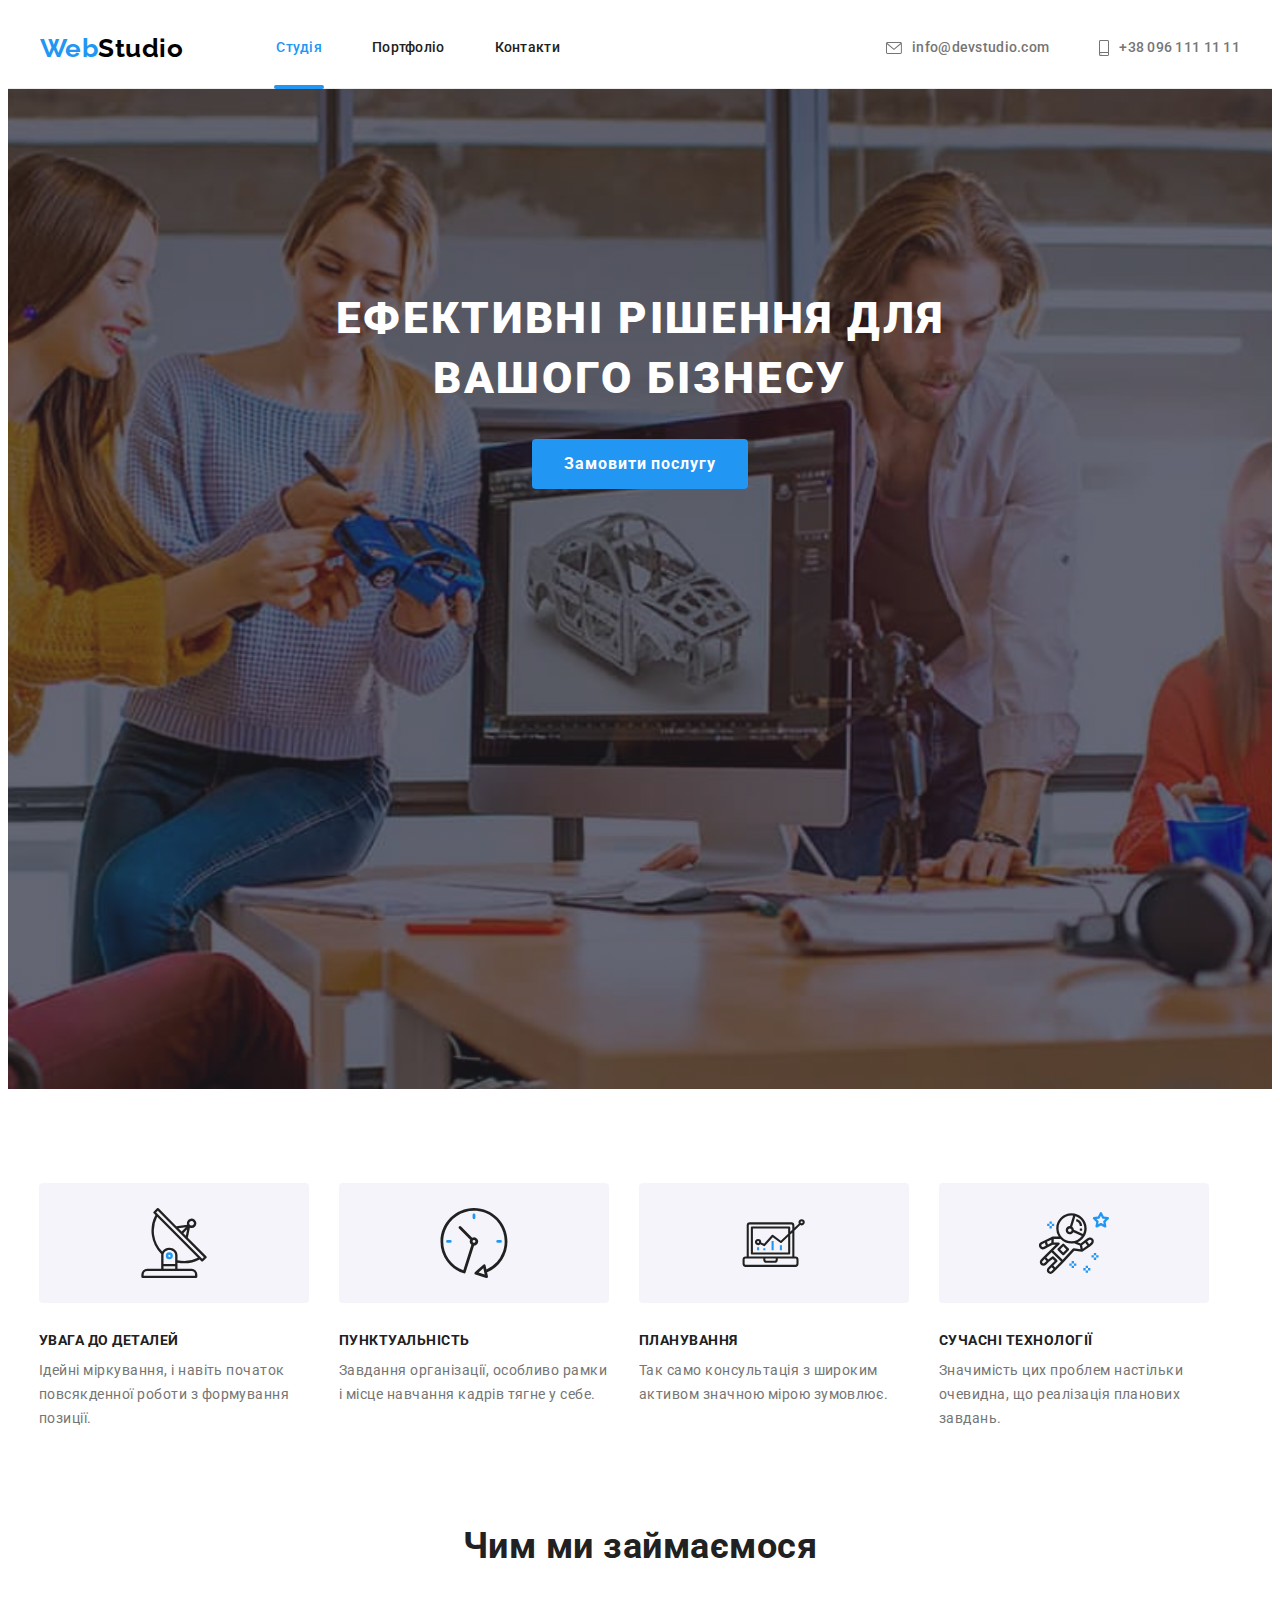
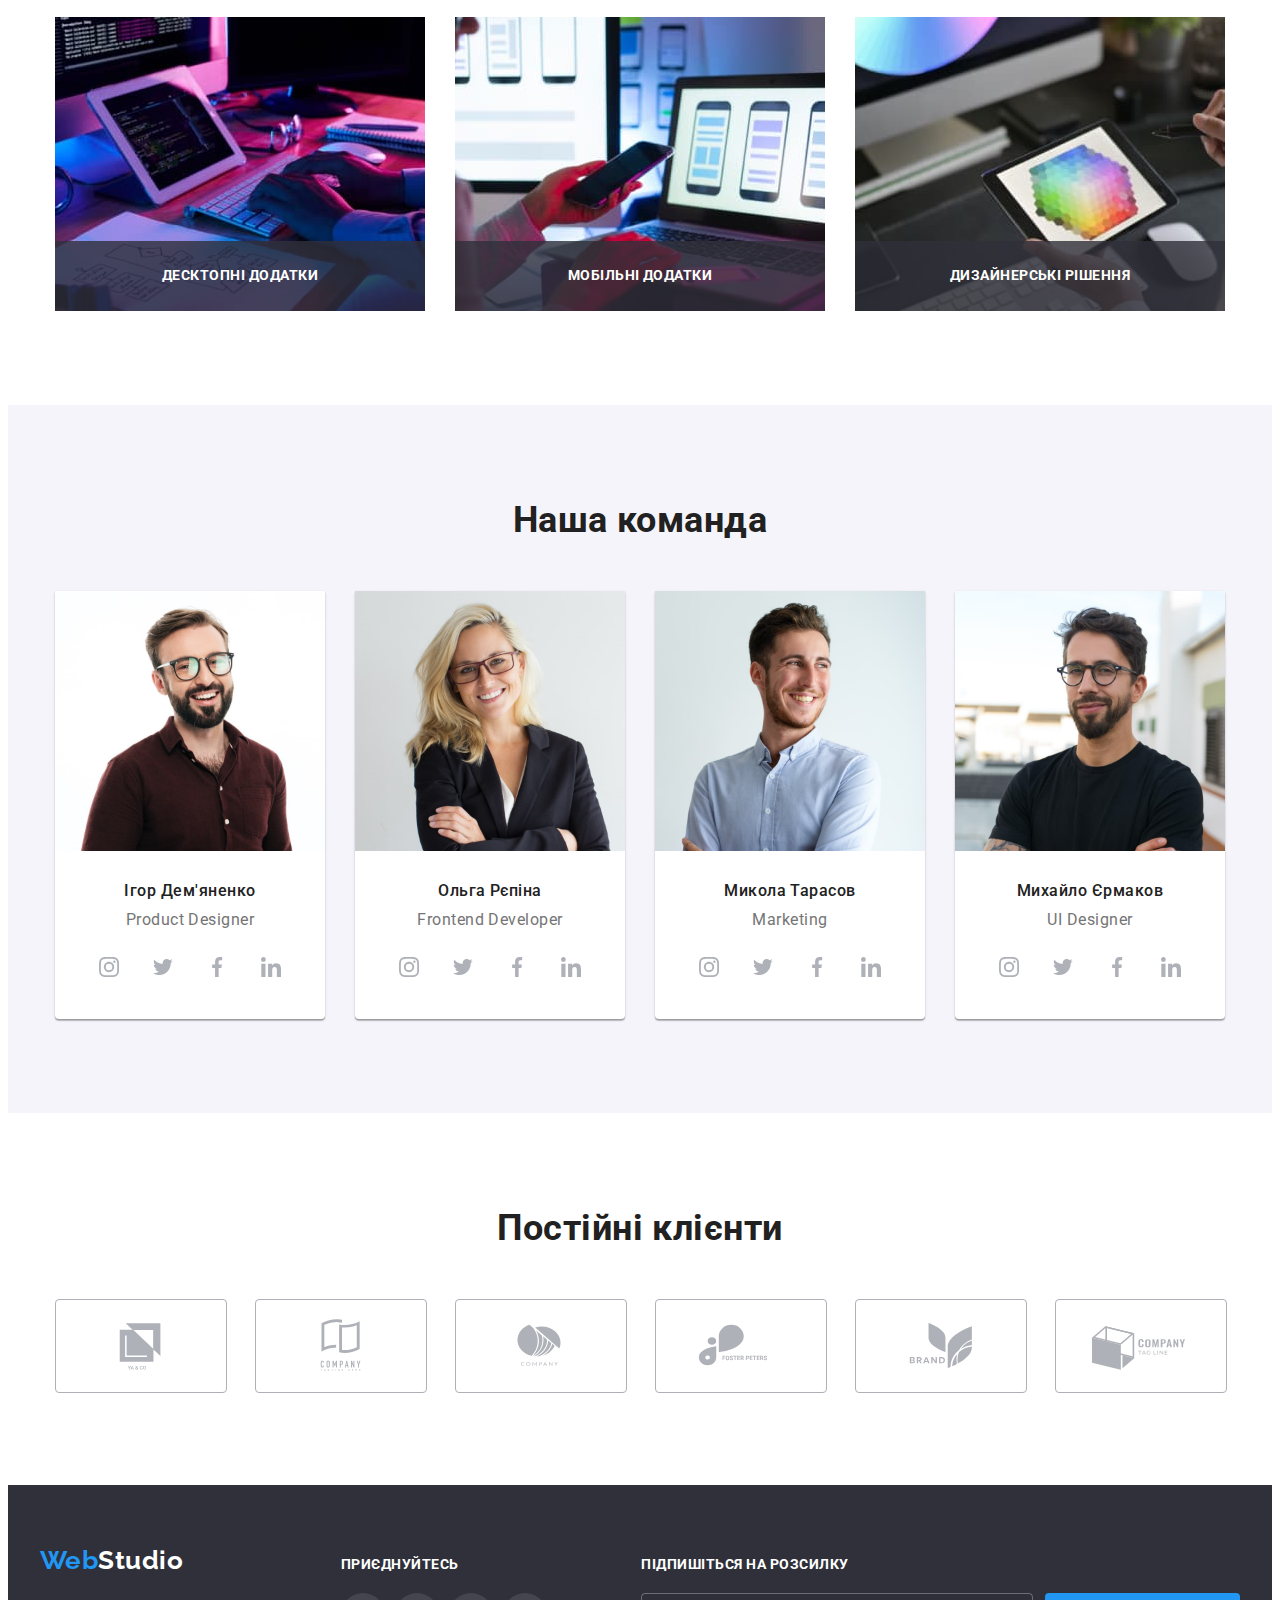
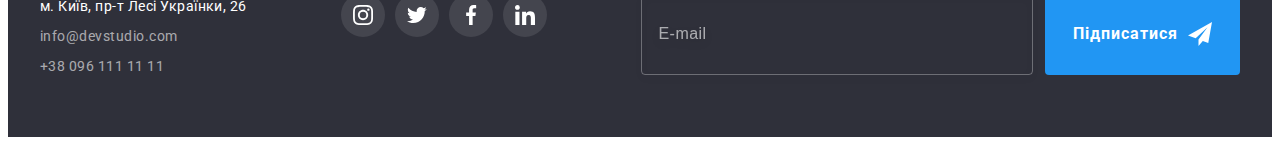
<file: index.html>
<!DOCTYPE html>
<html lang="uK">
  <head>
    <meta charset="UTF-8" />
    <meta http-equiv="X-UA-Compatible" content="IE=edge" />
    <meta name="viewport" content="width=device-width, initial-scale=1.0" />
    <title>Document</title>
    <!-- Fonts -->
    <link rel="preconnect" href="https://fonts.googleapis.com" />
    <link rel="preconnect" href="https://fonts.gstatic.com" crossorigin />
    <link
      href="https://fonts.googleapis.com/css2?family=Raleway:wght@700&family=Roboto:wght@400;500;700;900&display=swap"
      rel="stylesheet"
    />
    <!-- Modern normalize -->
    <link
      rel="stylesheet"
      href="https://cdnjs.cloudflare.com/ajax/libs/modern-normalize/1.1.0/modern-normalize.min.css"
      integrity="sha512-wpPYUAdjBVSE4KJnH1VR1HeZfpl1ub8YT/NKx4PuQ5NmX2tKuGu6U/JRp5y+Y8XG2tV+wKQpNHVUX03MfMFn9Q=="
      crossorigin="anonymous"
      referrerpolicy="no-referrer"
    />
    <!-- Custom styles -->
    <link rel="stylesheet" href="./css/main.min.css">
    <link rel="stylesheet" href="./css/styles.css" />
  </head>

  <body>
    <header class="page-header">
      <div class="container">
        <a href="./index.html" class="logo link"
          >Web<span class="logo__accent">Studio</span></a
        >
        <nav>
          <ul class="pages list">
            <li class="pages__item">
              <a href="./index.html" class="pages__link pages__link--current">Студія</a>
            </li>
            <li class="pages__item">
              <a href="./portfolio.html" class="pages__link">Портфоліо</a>
            </li>
            <li class="pages__item">
              <a href="" class="pages__link">Контакти</a>
            </li>
          </ul>
        </nav>

        <ul class="list page-header__contacts">
          <li class="contacts__info">
            <a href="mailto:info@devstudio.com" class="contacts__item link">
              <svg class="contacts__icons" width="16" height="12">
                <use href="./images/icons.svg#icon-envelope-hover"></use>
              </svg>
              info@devstudio.com</a
            >
          </li>
          <li class="contacts__info">
            <a href="tel:+380961111111" class="contacts__item link">
              <svg class="contacts__icons" width="10" height="16">
                <use href="./images/icons.svg#icon-smartphone"></use>
              </svg>
              +38 096 111 11 11</a
            >
          </li>
        </ul>
      </div>
    </header>

    <main>
      <section class="hero section">
        <div class="container hero__container">
          <h1 class="hero__title">Ефективні рішення для вашого бізнесу</h1>
          <button type="button" class="hero__btn" data-modal-open>
            Замовити послугу
          </button>
        </div>
      </section>

      <section class="benefits section">
        <div class="container">
          <h2 class="visually-hidden">benefits</h2>
          <ul class="list benefits__list">
            <li class="benefits__item">
              <div class="benefits__icon">
                <svg class="" width="70" height="70">
                  <use href="./images/icons.svg#icon-antenna"></use>
                </svg>
              </div>
              <h3 class="benefits__title">Увага до деталей</h3>
              <p class="benefits__dscr">
                Ідейні міркування, і навіть початок повсякденної роботи з
                формування позиції.
              </p>
            </li>
            <li class="benefits__item">
              <div class="benefits__icon">
                <svg class="" width="70" height="70">
                  <use href="./images/icons.svg#icon-clock"></use>
                </svg>
              </div>
              <h3 class="benefits__title">Пунктуальність</h3>
              <p class="benefits__dscr">
                Завдання організації, особливо рамки і місце навчання кадрів
                тягне у себе.
              </p>
            </li>
            <li class="benefits__item">
              <div class="benefits__icon">
                <svg class="" width="70" height="70">
                  <use href="./images/icons.svg#icon-diagram"></use>
                </svg>
              </div>
              <h3 class="benefits__title">Планування</h3>
              <p class="benefits__dscr">
                Так само консультація з широким активом значною мірою зумовлює.
              </p>
            </li>
            <li class="benefits__item">
              <div class="benefits__icon">
                <svg class="" width="70" height="70">
                  <use href="./images/icons.svg#icon-astronaut"></use>
                </svg>
              </div>
              <h3 class="benefits__title">Сучасні технології</h3>
              <p class="benefits__dscr">
                Значимість цих проблем настільки очевидна, що реалізація
                планових завдань.
              </p>
            </li>
          </ul>
        </div>
      </section>

      <section class="section no-padding-top">
        <div class="container work">
          <h2 class="work__title">Чим ми займаємося</h2>
          <ul class="list work__list">
            <li class="work__item">
              <img src="./images/img.jpg" alt="hands on keyboard" width="370" />
              <h2 class="work__dscr">Десктопні додатки</h2>
            </li>
            <li class="work__item">
              <img
                src="./images/img-2.jpg"
                alt="phones on laptop"
                width="370"
              />
              <h2 class="work__dscr">Мобільні додатки</h2>
            </li>
            <li class="work__item">
              <img src="./images/img-3.jpg" alt="tablet" width="370" />
              <h2 class="work__dscr">Дизайнерські рішення</h2>
            </li>
          </ul>
        </div>
      </section>

      <section class="team section">
        <div class="container team__container">
          <h2 class="team__title">Наша команда</h2>
          <ul class="list team__list">
            <li class="team__item">
              <img
                src="./images/img-4.jpg"
                alt="product designer"
                width="270"
              />
              <div class="team__dscr">
                <h3 class="team__name">Ігор Дем'яненко</h3>
                <p class="team__position">Product Designer</p>
                <ul class="list soclinks">
                  <li class="soclinks__item">
                    <a
                      href=""
                      class="soclinks__link link"
                      target="_blank"
                      rel="noopener noreferrer"
                      aria-label="instagram"
                    >
                      <svg class="" width="20" height="20">
                        <use href="./images/icons.svg#icon-instagram"></use>
                      </svg>
                    </a>
                  </li>
                  <li class="soclinks__item">
                    <a
                      href=""
                      class="soclinks__link link"
                      target="_blank"
                      rel="noopener noreferrer"
                      aria-label="instagram"
                    >
                      <svg class="" width="20" height="20">
                        <use href="./images/icons.svg#icon-twitter"></use>
                      </svg>
                    </a>
                  </li>
                  <li class="soclinks__item">
                    <a
                      href=""
                      class="soclinks__link link"
                      target="_blank"
                      rel="noopener noreferrer"
                      aria-label="instagram"
                    >
                      <svg class="" width="20" height="20">
                        <use href="./images/icons.svg#icon-facebook"></use>
                      </svg>
                    </a>
                  </li>
                  <li class="soclinks__item">
                    <a
                      href=""
                      class="soclinks__link link"
                      target="_blank"
                      rel="noopener noreferrer"
                      aria-label="instagram"
                    >
                      <svg class="" width="20" height="20">
                        <use href="./images/icons.svg#icon-linkedin"></use>
                      </svg>
                    </a>
                  </li>
                </ul>
              </div>
            </li>
            <li class="team__item">
              <img
                src="./images/img-5.jpg"
                alt="frontend developer"
                width="270"
              />
              <div class="team__dscr">
                <h3 class="team__name">Ольга Рєпіна</h3>
                <p class="team__position">Frontend Developer</p>
                <ul class="list soclinks">
                  <li class="soclinks__item">
                    <a
                      href=""
                      class="soclinks__link link"
                      target="_blank"
                      rel="noopener noreferrer"
                      aria-label="instagram"
                    >
                      <svg class="" width="20" height="20">
                        <use href="./images/icons.svg#icon-instagram"></use>
                      </svg>
                    </a>
                  </li>
                  <li class="soclinks__item">
                    <a
                      href=""
                      class="soclinks__link link"
                      target="_blank"
                      rel="noopener noreferrer"
                      aria-label="instagram"
                    >
                      <svg class="" width="20" height="20">
                        <use href="./images/icons.svg#icon-twitter"></use>
                      </svg>
                    </a>
                  </li>
                  <li class="soclinks__item">
                    <a
                      href=""
                      class="soclinks__link link"
                      target="_blank"
                      rel="noopener noreferrer"
                      aria-label="instagram"
                    >
                      <svg class="" width="20" height="20">
                        <use href="./images/icons.svg#icon-facebook"></use>
                      </svg>
                    </a>
                  </li>
                  <li class="soclinks__item">
                    <a
                      href=""
                      class="soclinks__link link"
                      target="_blank"
                      rel="noopener noreferrer"
                      aria-label="instagram"
                    >
                      <svg class="" width="20" height="20">
                        <use href="./images/icons.svg#icon-linkedin"></use>
                      </svg>
                    </a>
                  </li>
                </ul>
              </div>
            </li>

            <li class="team__item">
              <img src="./images/img-6.jpg" alt="marketing" width="270" />
              <div class="team__dscr">
                <h3 class="team__name">Микола Тарасов</h3>
                <p class="team__position">Marketing</p>
                <ul class="list soclinks">
                  <li class="soclinks__item">
                    <a
                      href=""
                      class="soclinks__link link"
                      target="_blank"
                      rel="noopener noreferrer"
                      aria-label="instagram"
                    >
                      <svg class="" width="20" height="20">
                        <use href="./images/icons.svg#icon-instagram"></use>
                      </svg>
                    </a>
                  </li>
                  <li class="soclinks__item">
                    <a
                      href=""
                      class="soclinks__link link"
                      target="_blank"
                      rel="noopener noreferrer"
                      aria-label="instagram"
                    >
                      <svg class="" width="20" height="20">
                        <use href="./images/icons.svg#icon-twitter"></use>
                      </svg>
                    </a>
                  </li>
                  <li class="soclinks__item">
                    <a
                      href=""
                      class="soclinks__link link"
                      target="_blank"
                      rel="noopener noreferrer"
                      aria-label="instagram"
                    >
                      <svg class="" width="20" height="20">
                        <use href="./images/icons.svg#icon-facebook"></use>
                      </svg>
                    </a>
                  </li>
                  <li class="soclinks__item">
                    <a
                      href=""
                      class="soclinks__link link"
                      target="_blank"
                      rel="noopener noreferrer"
                      aria-label="instagram"
                    >
                      <svg class="" width="20" height="20">
                        <use href="./images/icons.svg#icon-linkedin"></use>
                      </svg>
                    </a>
                  </li>
                </ul>
              </div>
            </li>
            <li class="team__item">
              <img src="./images/img-7.jpg" alt="ui designer" width="270" />
              <div class="team__dscr">
                <h3 class="team__name">Михайло Єрмаков</h3>
                <p class="team__position">UI Designer</p>
                <ul class="list soclinks">
                  <li class="soclinks__item">
                    <a
                      href=""
                      class="soclinks__link link"
                      target="_blank"
                      rel="noopener noreferrer"
                      aria-label="instagram"
                    >
                      <svg class="" width="20" height="20">
                        <use href="./images/icons.svg#icon-instagram"></use>
                      </svg>
                    </a>
                  </li>
                  <li class="soclinks__item">
                    <a
                      href=""
                      class="soclinks__link link"
                      target="_blank"
                      rel="noopener noreferrer"
                      aria-label="instagram"
                    >
                      <svg class="" width="20" height="20">
                        <use href="./images/icons.svg#icon-twitter"></use>
                      </svg>
                    </a>
                  </li>
                  <li class="soclinks__item">
                    <a
                      href=""
                      class="soclinks__link link"
                      target="_blank"
                      rel="noopener noreferrer"
                      aria-label="instagram"
                    >
                      <svg class="" width="20" height="20">
                        <use href="./images/icons.svg#icon-facebook"></use>
                      </svg>
                    </a>
                  </li>
                  <li class="soclinks__item">
                    <a
                      href=""
                      class="soclinks__link link"
                      target="_blank"
                      rel="noopener noreferrer"
                      aria-label="instagram"
                    >
                      <svg class="" width="20" height="20">
                        <use href="./images/icons.svg#icon-linkedin"></use>
                      </svg>
                    </a>
                  </li>
                </ul>
              </div>
            </li>
          </ul>
        </div>
      </section>

      <section class="section">
        <div class="container clients">
          <h2 class="clients__title">Постійні клієнти</h2>
          <ul class="list clients__list">
            <li class="clients__item">
              <a
                href=""
                class="link clients__link"
                target="_blank"
                rel="noopener noreferrer"
                aria-label="instagram"
              >
                <svg class="" width="106" height="60">
                  <use href="./images/icons.svg#icon-Logo1"></use>
                </svg>
              </a>
            </li>
            <li class="clients__item">
              <a
                href=""
                class="link clients__link"
                target="_blank"
                rel="noopener noreferrer"
                aria-label="instagram"
              >
                <svg class="" width="106" height="60">
                  <use href="./images/icons.svg#icon-Logo2"></use>
                </svg>
              </a>
            </li>
            <li class="clients__item">
              <a
                href=""
                class="link clients__link"
                target="_blank"
                rel="noopener noreferrer"
                aria-label="instagram"
              >
                <svg class="" width="106" height="60">
                  <use href="./images/icons.svg#icon-Logo3"></use>
                </svg>
              </a>
            </li>
            <li class="clients__item">
              <a
                href=""
                class="link clients__link"
                target="_blank"
                rel="noopener noreferrer"
                aria-label="instagram"
              >
                <svg class="" width="106" height="60">
                  <use href="./images/icons.svg#icon-Logo4"></use>
                </svg>
              </a>
            </li>
            <li class="clients__item">
              <a
                href=""
                class="link clients__link"
                target="_blank"
                rel="noopener noreferrer"
                aria-label="instagram"
              >
                <svg class="" width="106" height="60">
                  <use href="./images/icons.svg#icon-Logo5"></use>
                </svg>
              </a>
            </li>
            <li class="clients__item">
              <a
                href=""
                class="link clients__link"
                target="_blank"
                rel="noopener noreferrer"
                aria-label="instagram"
              >
                <svg class="" width="106" height="60">
                  <use href="./images/icons.svg#icon-Logo6"></use>
                </svg>
              </a>
            </li>
          </ul>
        </div>
      </section>
    </main>

    <footer class="footer">
      <div class="container footer__container">
        <div class="footer__adress">
          <a href="./index.html" class="logo link"
            >Web<span class="logo-footer">Studio</span></a
          >
          <address>
            <ul class="list">
              <li class="footer__item">
                <a
                  class="adress link"
                  href="https://www.google.com/maps/place/бул.+Леси+Украинки,+26,+Киев,+02000/@50.4265807,30.5361971,17z/data=!3m1!4b1!4m5!3m4!1s0x40d4cf0e033ecbe9:0x57a4dffefec77da0!8m2!3d50.4265807!4d30.5383858"
                  target="_blank"
                  rel="noopener noreferrer"
                  >м. Київ, пр-т Лесі Українки, 26</a
                >
              </li>
              <li class="footer__item">
                <a href="mailto:info@devstudio.com" class="tel-footer link"
                  >info@devstudio.com</a
                >
              </li>
              <li class="footer__item">
                <a href="tel:+380961111111" class="tel-footer link"
                  >+38 096 111 11 11</a
                >
              </li>
            </ul>
          </address>
        </div>
        <div class="footer__wrapper">
          <strong class="footer__join">приєднуйтесь</strong>
          <ul class="list footer__list">
            <li class="footer__soclist">
              <a
                href=""
                class="footer__soclinks link"
                target="_blank"
                rel="noopener noreferrer"
                aria-label="instagram"
              >
                <svg class="" width="20" height="20">
                  <use href="./images/icons.svg#icon-instagram1"></use>
                </svg>
              </a>
            </li>
            <li class="footer__soclist">
              <a
                href=""
                class="footer__soclinks link"
                target="_blank"
                rel="noopener noreferrer"
                aria-label="instagram"
              >
                <svg class="" width="20" height="20">
                  <use href="./images/icons.svg#icon-twitter1"></use>
                </svg>
              </a>
            </li>
            <li class="footer__soclist">
              <a
                href=""
                class="footer__soclinks link"
                target="_blank"
                rel="noopener noreferrer"
                aria-label="instagram"
              >
                <svg class="" width="20" height="20">
                  <use href="./images/icons.svg#icon-facebook1"></use>
                </svg>
              </a>
            </li>
            <li class="footer__soclist">
              <a
                href=""
                class="footer__soclinks link"
                target="_blank"
                rel="noopener noreferrer"
                aria-label="instagram"
              >
                <svg class="" width="20" height="20">
                  <use href="./images/icons.svg#icon-linkedin1"></use>
                </svg>
              </a>
            </li>
          </ul>
        </div>
        <div class="subscribe">
          <strong class="subscribe__text">Підпишіться на розсилку</strong>
          <form class="footer__form">
            <label>
              <input
                name="email-subscribe"
                type="email"
                placeholder="E-mail"
                class="footer__input"
              />
            </label>
            <button type="submit" class="subscribe__btn">
              Підписатися
              <svg width="24" height="24">
                <use href="./images/icons.svg#icon-send"></use>
              </svg>
            </button>
          </form>
        </div>
      </div>
    </footer>

    <div class="backdrop is-hidden" data-modal>
      <div class="modal">
        <button class="modal__close" data-modal-close>
          <svg width="18" height="18">
            <use href="./images/icons.svg#icon-close"></use>
          </svg>
        </button>

        <p class="modal__article">Залиште свої дані, ми вам передзвонимо</p>
        <form name="modal-form">
          <div class="modal__group" role="group">
            <label for="user_name" class="modal__label">Ім'я</label>
            <div class="modal__wrapper">
              <input
                type="text"
                id="user_name"
                name="user_name"
                class="modal__input"
              />
              <svg class="modal__icon" height="18" width="18">
                <use href="./images/icons.svg#icon-person"></use>
              </svg>
            </div>

            <label for="user_phone" class="modal__label">Телефон</label>
            <div class="modal__wrapper">
              <input
                type="tel"
                id="user_phone"
                name="user_phone"
                class="modal__input"
              />
              <svg class="modal__icon" height="18" width="18">
                <use href="./images/icons.svg#icon-phone"></use>
              </svg>
            </div>

            <label for="user_mail" class="modal__label">Пошта</label>
            <div class="modal__wrapper">
              <input
                type="email"
                id="user_mail"
                name="user_mail"
                class="modal__input"
              />
              <svg class="modal__icon" height="18" width="18">
                <use href="./images/icons.svg#icon-email"></use>
              </svg>
            </div>

            <label class="modal__label" for="user_message">Коментар</label>
            <textarea
              class="modal__message"
              name="user_message"
              id="user_message"
              placeholder="Введіть текст"
            ></textarea>

            <div class="agreement">
              <label for="user_agreement" class="agreement__label">
                <input
                  type="checkbox"
                  id="user_agreement"
                  name="user_agreement"
                  class="agreement__checkbox"
                />
                <svg class="agreement__icon" width="16" height="15">
                  <use
                    class="agreement__icon--uncheck"
                    href="./images/icons.svg#icon-uncheck"
                  ></use>
                  <use class="agreement__icon--check" href="./images/icons.svg#icon-check"></use>
                </svg>
                Погоджуюся з розсилкою та приймаю
                <a href="" class="agreement__link">Умови договору</a>
              </label>
            </div>

            <button type="submit" class="modal__btn">Відправити</button>
          </div>
        </form>
      </div>
    </div>
    <script src="./js/modal.js"></script>
  </body>
</html>
</file>
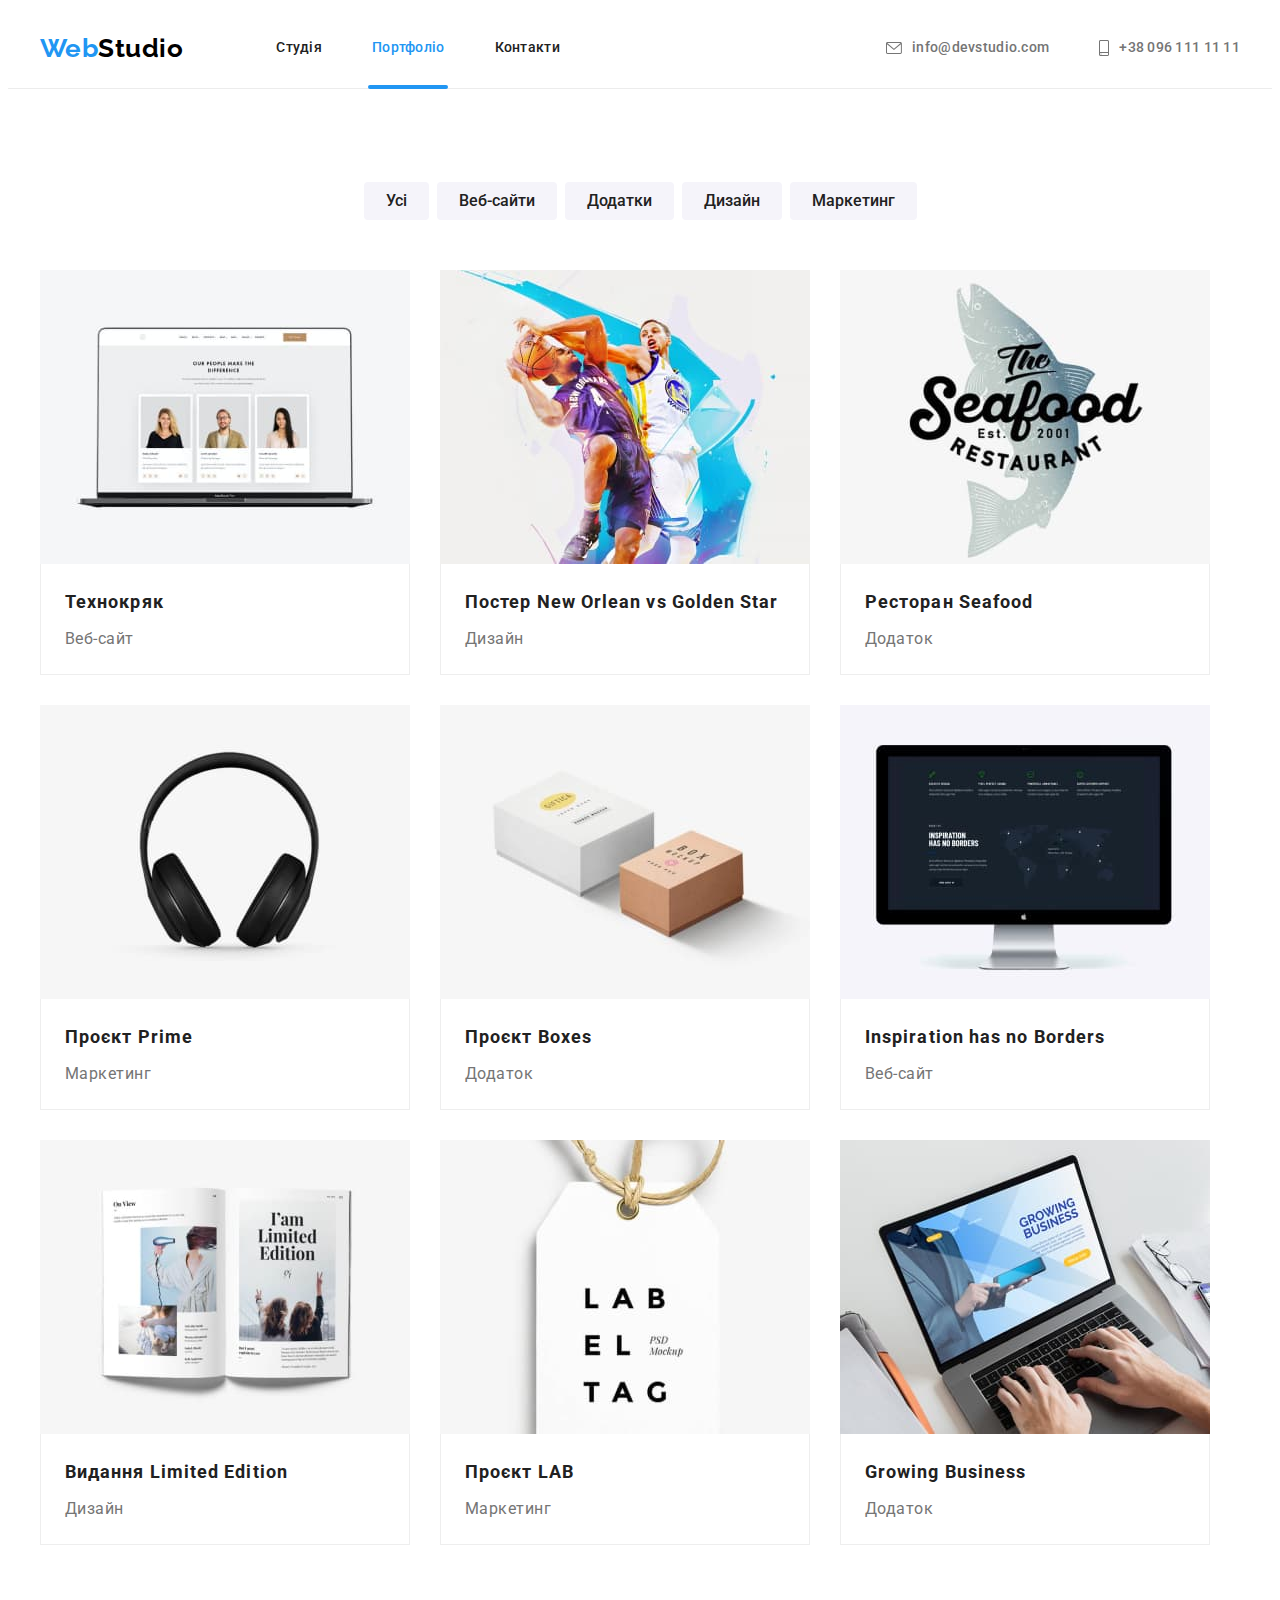
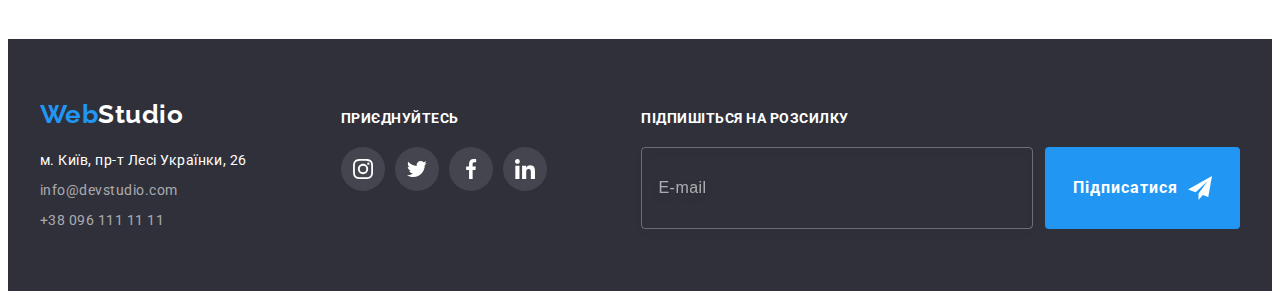
<file: portfolio.html>
<!DOCTYPE html>
<html lang="uk">
  <head>
    <meta charset="UTF-8" />
    <meta http-equiv="X-UA-Compatible" content="IE=edge" />
    <meta name="viewport" content="width=device-width, initial-scale=1.0" />
    <title>Document</title>
    <!-- Fonts -->
    <link rel="preconnect" href="https://fonts.googleapis.com" />
    <link rel="preconnect" href="https://fonts.gstatic.com" crossorigin />
    <link
      href="https://fonts.googleapis.com/css2?family=Raleway:wght@700&family=Roboto:wght@400;500;700;900&display=swap"
      rel="stylesheet"
    />
    <!-- Modern normalize -->
    <link
      rel="stylesheet"
      href="https://cdnjs.cloudflare.com/ajax/libs/modern-normalize/1.1.0/modern-normalize.min.css"
      integrity="sha512-wpPYUAdjBVSE4KJnH1VR1HeZfpl1ub8YT/NKx4PuQ5NmX2tKuGu6U/JRp5y+Y8XG2tV+wKQpNHVUX03MfMFn9Q=="
      crossorigin="anonymous"
      referrerpolicy="no-referrer"
    />
    <!-- Custom styles -->
    <link rel="stylesheet" href="./css/main.min.css">
    <link rel="stylesheet" href="./css/styles.css" />
  </head>

  <body>
    <header class="page-header">
      <div class="container">
        <a href="./index.html" class="logo link">Web<span class="logo__accent">Studio</span></a>
        <nav>
          <ul class="pages list">
            <li class="pages__item">
              <a href="./index.html" class="pages__link">Студія</a>
            </li>
            <li class="pages__item">
              <a href="./portfolio.html" class="pages__link pages__link--current">Портфоліо</a>
            </li>
            <li class="pages__item">
              <a href="" class="pages__link">Контакти</a>
            </li>
          </ul>
        </nav>
    
        <ul class="list page-header__contacts">
          <li class="contacts__info">
            <a href="mailto:info@devstudio.com" class="contacts__item link">
              <svg class="contacts__icons" width="16" height="12">
                <use href="./images/icons.svg#icon-envelope-hover"></use>
              </svg>
              info@devstudio.com</a>
          </li>
          <li class="contacts__info">
            <a href="tel:+380961111111" class="contacts__item link">
              <svg class="contacts__icons" width="10" height="16">
                <use href="./images/icons.svg#icon-smartphone"></use>
              </svg>
              +38 096 111 11 11</a>
          </li>
        </ul>
      </div>
    </header>

    <main>
      <section class="section">
        <div class="container portfolio">
          <h1 class="visually-hidden">portfolio</h1>
          <ul class="list portfolio__nav">
            <li>
              <button type="button" class="portfolio__btn">Усі</button>
            </li>
            <li>
              <button type="button" class="portfolio__btn">Веб-сайти</button>
            </li>
            <li>
              <button type="button" class="portfolio__btn">Додатки</button>
            </li>
            <li>
              <button type="button" class="portfolio__btn">Дизайн</button>
            </li>
            <li>
              <button type="button" class="portfolio__btn">Маркетинг</button>
            </li>
          </ul>

          <ul class="portfolio__list list">
            <li class="portfolio__item">
              <a href="" class="link portfolio__link">
                <div class="overlay">
                  <img
                    src="./images/images2page/img.jpg"
                    alt="texnocriak"
                    width="370"
                    height="294"
                  />
                  <p class="overlay__text">
                    Ресурс пропонує комплексні пропозиції з різним рівнем
                    функціоналу та сервісів. Все це дозволить відвідувачу
                    отримати вичерпні відомості про компанію чи приватну особу.
                  </p>
                </div>
                <div class="portfolio__border">
                  <h2 class="portfolio__title">Технокряк</h2>
                  <p class="portfolio__dscr">Веб-сайт</p>
                </div>
              </a>
            </li>
            <li class="portfolio__item">
              <a href="" class="link portfolio__link">
                <div class="overlay">
                  <img
                    src="./images/images2page/img-2.jpg"
                    alt="poster"
                    width="370"
                    height="294"
                  />
                  <p class="overlay__text">
                    Ресурс пропонує комплексні пропозиції з різним рівнем
                    функціоналу та сервісів. Все це дозволить відвідувачу
                    отримати вичерпні відомості про компанію чи приватну особу.
                  </p>
                </div>
                <div class="portfolio__border">
                  <h2 class="portfolio__title">
                    Постер New Orlean vs Golden Star
                  </h2>
                  <p class="portfolio__dscr">Дизайн</p>
                </div>
              </a>
            </li>
            <li class="portfolio__item">
              <a href="" class="link portfolio__link">
                <div class="overlay">
                  <img
                    src="./images/images2page/img-3.jpg"
                    alt="restoran"
                    width="370"
                    height="294"
                  />
                  <p class="overlay__text">
                    Ресурс пропонує комплексні пропозиції з різним рівнем
                    функціоналу та сервісів. Все це дозволить відвідувачу
                    отримати вичерпні відомості про компанію чи приватну особу.
                  </p>
                </div>
                <div class="portfolio__border">
                  <h2 class="portfolio__title">Ресторан Seafood</h2>
                  <p class="portfolio__dscr">Додаток</p>
                </div>
              </a>
            </li>
            <li class="portfolio__item">
              <a href="" class="link portfolio__link">
                <div class="overlay">
                  <img
                    src="./images/images2page/img-4.jpg"
                    alt="project prime"
                    width="370"
                    height="294"
                  />
                  <p class="overlay__text">
                    Ресурс пропонує комплексні пропозиції з різним рівнем
                    функціоналу та сервісів. Все це дозволить відвідувачу
                    отримати вичерпні відомості про компанію чи приватну особу.
                  </p>
                </div>
                <div class="portfolio__border">
                  <h2 class="portfolio__title">Проєкт Prime</h2>
                  <p class="portfolio__dscr">Маркетинг</p>
                </div>
              </a>
            </li>
            <li class="portfolio__item">
              <a href="" class="link portfolio__link">
                <div class="overlay">
                  <img
                    src="./images/images2page/img-5.jpg"
                    alt="project boxes"
                    width="370"
                    height="294"
                  />
                  <p class="overlay__text">
                    Ресурс пропонує комплексні пропозиції з різним рівнем
                    функціоналу та сервісів. Все це дозволить відвідувачу
                    отримати вичерпні відомості про компанію чи приватну особу.
                  </p>
                </div>
                <div class="portfolio__border">
                  <h2 class="portfolio__title">Проєкт Boxes</h2>
                  <p class="portfolio__dscr">Додаток</p>
                </div>
              </a>
            </li>
            <li class="portfolio__item">
              <a href="" class="link portfolio__link">
                <div class="overlay">
                  <img
                    src="./images/images2page/img-6.jpg"
                    alt="monitor"
                    width="370"
                    height="294"
                  />
                  <p class="overlay__text">
                    Ресурс пропонує комплексні пропозиції з різним рівнем
                    функціоналу та сервісів. Все це дозволить відвідувачу
                    отримати вичерпні відомості про компанію чи приватну особу.
                  </p>
                </div>
                <div class="portfolio__border">
                  <h2 class="portfolio__title">Inspiration has no Borders</h2>
                  <p class="portfolio__dscr">Веб-сайт</p>
                </div>
              </a>
            </li>
            <li class="portfolio__item">
              <a href="" class="link portfolio__link">
                <div class="overlay">
                  <img
                    src="./images/images2page/img-7.jpg"
                    alt="book"
                    width="370"
                    height="294"
                  />
                  <p class="overlay__text">
                    Ресурс пропонує комплексні пропозиції з різним рівнем
                    функціоналу та сервісів. Все це дозволить відвідувачу
                    отримати вичерпні відомості про компанію чи приватну особу.
                  </p>
                </div>
                <div class="portfolio__border">
                  <h2 class="portfolio__title">Видання Limited Edition</h2>
                  <p class="portfolio__dscr">Дизайн</p>
                </div>
              </a>
            </li>
            <li class="portfolio__item">
              <a href="" class="link portfolio__link">
                <div class="overlay">
                  <img
                    src="./images/images2page/img-8.jpg"
                    alt="project lab"
                    width="370"
                    height="294"
                  />
                  <p class="overlay__text">
                    Ресурс пропонує комплексні пропозиції з різним рівнем
                    функціоналу та сервісів. Все це дозволить відвідувачу
                    отримати вичерпні відомості про компанію чи приватну особу.
                  </p>
                </div>
                <div class="portfolio__border">
                  <h2 class="portfolio__title">Проєкт LAB</h2>
                  <p class="portfolio__dscr">Маркетинг</p>
                </div>
              </a>
            </li>
            <li class="portfolio__item">
              <a href="" class="link portfolio__link">
                <div class="overlay">
                  <img
                    src="./images/images2page/img-9.jpg"
                    alt="growing business"
                    width="370"
                    height="294"
                  />
                  <p class="overlay__text">
                    Ресурс пропонує комплексні пропозиції з різним рівнем
                    функціоналу та сервісів. Все це дозволить відвідувачу
                    отримати вичерпні відомості про компанію чи приватну особу.
                  </p>
                </div>
                <div class="portfolio__border">
                  <h2 class="portfolio__title">Growing Business</h2>
                  <p class="portfolio__dscr">Додаток</p>
                </div>
              </a>
            </li>
          </ul>
        </div>
      </section>
    </main>

    <footer class="footer">
      <div class="container footer__container">
        <div class="footer__adress">
          <a href="./index.html" class="logo link">Web<span class="logo-footer">Studio</span></a>
          <address>
            <ul class="list">
              <li class="footer__item">
                <a class="adress link"
                  href="https://www.google.com/maps/place/бул.+Леси+Украинки,+26,+Киев,+02000/@50.4265807,30.5361971,17z/data=!3m1!4b1!4m5!3m4!1s0x40d4cf0e033ecbe9:0x57a4dffefec77da0!8m2!3d50.4265807!4d30.5383858"
                  target="_blank" rel="noopener noreferrer">м. Київ, пр-т Лесі Українки, 26</a>
              </li>
              <li class="footer__item">
                <a href="mailto:info@devstudio.com" class="tel-footer link">info@devstudio.com</a>
              </li>
              <li class="footer__item">
                <a href="tel:+380961111111" class="tel-footer link">+38 096 111 11 11</a>
              </li>
            </ul>
          </address>
        </div>
        <div class="footer__wrapper">
          <strong class="footer__join">приєднуйтесь</strong>
          <ul class="list footer__list">
            <li class="footer__soclist">
              <a href="" class="footer__soclinks link" target="_blank" rel="noopener noreferrer" aria-label="instagram">
                <svg class="" width="20" height="20">
                  <use href="./images/icons.svg#icon-instagram1"></use>
                </svg>
              </a>
            </li>
            <li class="footer__soclist">
              <a href="" class="footer__soclinks link" target="_blank" rel="noopener noreferrer" aria-label="instagram">
                <svg class="" width="20" height="20">
                  <use href="./images/icons.svg#icon-twitter1"></use>
                </svg>
              </a>
            </li>
            <li class="footer__soclist">
              <a href="" class="footer__soclinks link" target="_blank" rel="noopener noreferrer" aria-label="instagram">
                <svg class="" width="20" height="20">
                  <use href="./images/icons.svg#icon-facebook1"></use>
                </svg>
              </a>
            </li>
            <li class="footer__soclist">
              <a href="" class="footer__soclinks link" target="_blank" rel="noopener noreferrer" aria-label="instagram">
                <svg class="" width="20" height="20">
                  <use href="./images/icons.svg#icon-linkedin1"></use>
                </svg>
              </a>
            </li>
          </ul>
        </div>
        <div class="subscribe">
          <strong class="subscribe__text">Підпишіться на розсилку</strong>
          <form class="footer__form">
            <label>
              <input name="email-subscribe" type="email" placeholder="E-mail" class="footer__input" />
            </label>
            <button type="submit" class="subscribe__btn">
              Підписатися
              <svg width="24" height="24">
                <use href="./images/icons.svg#icon-send"></use>
              </svg>
            </button>
          </form>
        </div>
      </div>
    </footer>
  </body>
</html>
</file>
<file: css/styles.css>
/* body{
    font-family: "Roboto", sans-serif;
    letter-spacing: 0.03em;
    background-color: #FFFFFF;
    color: #212121;
} */

/* :root{
    --black: #000000;
    --brand-color: #2196F3;
    --white:#FFFFFF;
    --title-gray: #757575;
    --background-hero:#2F303A;
    --background: #F5F4FA;
    --border: #EEEEEE;
    --brand-black: #212121;
    --icons: #AFB1B8;
} */

/* .container {
    display: flex;
    width: 1200px;
    padding-left: 15px;
    padding-right: 15px;
    margin-left: auto;
    margin-right: auto;
    align-items: center;
}

.section {
    padding-top: 94px;
    padding-bottom: 94px;
} */

/* 
=============================================================================
Reset start 
=============================================================================
*/
/* h1,
h2,
h3,
h4,
h5,
h6,
p{
    margin: 0;
}

.link{
    text-decoration: none;
}

.list{
    list-style: none;
    margin: 0;
    padding: 0;
}

img{
    display: block;
    max-width: 100%;
    height: auto;
}

.visually-hidden {
    white-space: nowrap;
    width: 1px;
    height: 1px;
    overflow: hidden;
    border: 0;
    padding: 0;
    clip: rect(0 0 0 0);
    clip-path: inset(50%);
    margin: -1px;
}

.no-padding-top{
    padding-top: 0;
} */
/* 
=============================================================================
Reset end 
=============================================================================
*/

/*
============================================================================= 
Logo
=============================================================================
*/

/* .logo__accent {
    color: var(--black); 
}

.logo {
    margin-right: 93px;
}

.logo,
.logo-footer {
    font-family: 'Raleway';
    font-style: normal;
    font-weight: 700;
    font-size: 26px;
    line-height: 1.19;

    color: var(--brand-color);
} */

/*
=============================================================================
Header 
=============================================================================
*/

/* .page-header {
    border-bottom: 1px solid #ECECEC;
}

.pages {
    display: flex;
}

.pages__item:not(:last-child) {
    margin-right: 50px;
}

.pages__link {
    display: block;
    padding-top: 32px;
    padding-bottom: 32px;

    font-weight: 500;
    font-size: 14px;
    line-height: 1.14;
    letter-spacing: 0.02em;
    text-decoration: none;
    color: var(--brand-black);

    transition: color 250ms cubic-bezier(0.4, 0, 0.2, 1);
}

.pages__link--current {
    color: var(--brand-color);
    position: relative;
}

.pages__link--current::after {
    content: "";
    position: absolute;
    background-color: var(--brand-color);
    width: 110%;
    height: 4px;
    bottom: -1px;
    left: -5%;
    border-radius: 2px;

}

.pages__link:hover,
.pages__link:focus {
    color: var(--brand-color);
}

.page-header__contacts {
    display: flex;
    margin-left: auto;
}

.contacts__info:first-child {
    margin-right: 50px;
}

.contacts__item {
    display: block;
    padding-top: 32px;
    padding-bottom: 32px;

    font-weight: 500;
    font-size: 14px;
    line-height: 1.14;
    letter-spacing: 0.02em;
    text-decoration: none;
    color: var(--brand-black);

    transition: color 250ms cubic-bezier(0.4, 0, 0.2, 1);
}

.contacts__item {
    display: flex;
    align-items: center;
    gap: 10px;
    color: var(--title-gray);
}

.contacts__item:hover,
.contacts__item:focus {
    color: var(--brand-color);
} */

/*
=============================================================================
Main Page
=============================================================================
*/


/* 
=============================================================================
Hero 
=============================================================================
*/

/* .hero{
    background-color: var(--background-hero);
    padding-top: 200px;
    padding-bottom: 200px;
    background-image: linear-gradient(rgba(47, 48, 58, 0.4), rgba(47, 48, 58, 0.4)),
    url(../images/background.jpg);
    background-repeat: no-repeat;
    background-size: cover;
    background-position: center;
    max-width: 1600px;
    height: 600px;
    margin-right: auto;
    margin-left: auto;
}

.hero__container {
    display: block
}

.hero__title {
    width: 696px;
    margin-left: auto;
    margin-right: auto;
    margin-bottom: 30px;

    font-weight: 900;
    font-size: 44px;
    line-height: 1.36;
    text-align: center;
    letter-spacing: 0.06em;
    text-transform: uppercase;

    color: var(--white);
} */

/* .hero__btn,
.subscribe__btn,
.modal__btn {
    display: block;
    margin: 0 auto;
    padding: 10px 32px;
    border-radius: 4px;

    font-family: inherit;
    font-style: normal;
    font-weight: 700;
    font-size: 16px;
    line-height: 1.88;
    letter-spacing: 0.06em;
    cursor: pointer;
    border: none;

    color: var(--white);
    background-color: var(--brand-color);
} */

/* 
=============================================================================
Benefits 
=============================================================================
*/

/* .benefits__list {
    display: flex;
    align-items: flex-start;
}

.benefits__item {
    width: 270px;
}

.benefits__item:not(:last-child) {
    margin-right: 30px;
}

.benefits__title {
    font-size: 14px;
    line-height: 1.14;
    text-transform: uppercase;
    margin-bottom: 10px;
}

.benefits__dscr {
    font-size: 14px;
    line-height: 1.71;

    color: var(--title-gray);
} */

/* 
=============================================================================
Works 
=============================================================================
*/

/* .work {
    display: flex;
    flex-direction: column;
}

.work__title {
    font-size: 36px;
    line-height: 1.17;
    text-align: center;
    margin-bottom: 50px;
}

.work__list {
    display: flex;
    align-items: center;
}

.work__item:not(:last-child) {
    margin-right: 30px;
}

.work__dscr {
    position: absolute;
    bottom: 0;
    width: 100%;
    min-height: 70px;
    margin: 0;

    display: flex;
    justify-content: center;
    align-items: center;

    color: #FFFFFF;
    background-color: rgba(47, 48, 58, 0.8);
    font-size: 14px;
    line-height: 1.14;
    text-transform: uppercase;
}

.work__item {
    position: relative;
} */

/* 
=============================================================================
Team
=============================================================================
 */

/* .team {
    background: var(--background);
}

.team__container {
    display: flex;
    flex-direction: column;
}

.team__title{
    font-size: 36px;
    line-height: 1.17;
    text-align: center;
    margin-bottom: 50px;
}

.team__list {
    display: flex;
}

.team__item {
    box-shadow: 0px 1px 3px rgba(0, 0, 0, 0.12), 0px 1px 1px rgba(0, 0, 0, 0.14), 0px 2px 1px rgba(0, 0, 0, 0.2);
    border-radius: 0px 0px 4px 4px;
    background-color: var(--white);
}

.team__item:not(:last-child) {
    margin-right: 30px;
}

.team__dscr {
    padding-top: 30px;
    padding-bottom: 30px;
}

.team__name {
    font-weight: 500;
    font-size: 16px;
    line-height: 1.19;
    text-align: center;
    margin-bottom: 10px;
}

.team__position {
    font-size: 16px;
    line-height: 1.19;
    text-align: center;

    color: var(--title-gray);

    margin-bottom: 16px;
} */

/* 
=============================================================================
Footer
=============================================================================
*/

/* .footer__container {
    display: flex;
    align-items: baseline;
}

.footer{
    padding-top: 60px;
    padding-bottom: 60px;
    background-color: var(--background-hero);
}

.logo-footer {
    color: var(--white);
}

.footer__item:not(:last-child) {
    margin-bottom: 9px;
}

.adress,
.tel-footer {
    font-style: normal;
    font-size: 14px;
    line-height: 1.5;

    color: var(--white);

    transition: color 250ms cubic-bezier(0.4, 0, 0.2, 1);
}

.adress:hover,
.adress:focus {
    color: var(--brand-color);
}

.tel-footer:hover,
.tel-footer:focus {
    color: var(--brand-color);
}

.tel-footer {
    color: rgba(255, 255, 255, 0.6);

    transition: color 250ms cubic-bezier(0.4, 0, 0.2, 1);
}

.footer__container .logo {
    display: flex;
    margin-bottom: 20px;
    margin-right: 0;
}

.footer__adress {
    min-width: 231px;
    margin-right: 70px;
}

.footer__join,
.subscribe__text {
    font-size: 14px;
    line-height: 1.14;
    text-transform: uppercase;
    font-style: normal;

    color: var(--white);

    margin-bottom: 20px;
}

.subscribe{
    margin-left: auto;
}

.subscribe__text{
    display: block;
    margin-bottom: 20px;
}

.footer__input {
    color: #FFFFFF;
    background-color: inherit;
    outline: none;
    height: 50px;
    width: 358px;
    border: 1px solid rgba(255, 255, 255, 0.3);
    filter: drop-shadow(0px 4px 4px rgba(0, 0, 0, 0.15));
    border-radius: 4px;
    padding: 15px 16px;
}

.footer__input::placeholder{
    font-size: 16px;
    line-height: 1.25;
    letter-spacing: 0.03em;
    
    color: rgba(255, 255, 255, 0.6);
}

.subscribe__btn{
    padding: 13px 28px;

    margin-left: 12px;
    fill: #FFFFFF;
    gap: 10px;

    display: flex;
    align-items: center;
    line-height: 0;
}

.footer__form{
    display: flex;
    justify-content: center;
} */

/*
=============================================================================
Portfolio page
=============================================================================
*/

/* .portfolio {
    display: flex;
    flex-direction: column;
}

.portfolio__nav {
    display: flex;
    justify-content: center;
    margin-bottom: 50px;
}

.portfolio__btn {
    font-family: inherit;
    cursor: pointer;
    font-weight: 500;
    font-size: 16px;
    line-height: 1.62;
    color: var(--brand-black);
    background: var(--background);
    border: none;
    border-radius: 4px;
    padding: 6px 22px;

    transition: color 250ms cubic-bezier(0.4, 0, 0.2, 1), 
    background-color 250ms cubic-bezier(0.4, 0, 0.2, 1), 
    box-shadow 250ms cubic-bezier(0.4, 0, 0.2, 1);
}

.portfolio__btn:hover,
.portfolio__btn:focus {
    color: var(--white);
    background-color: var(--brand-color);
    box-shadow: 0px 3px 1px rgba(0, 0, 0, 0.1), 0px 1px 2px rgba(0, 0, 0, 0.08), 0px 2px 2px rgba(0, 0, 0, 0.12);
}

.portfolio__nav li:not(:last-child) {
    margin-right: 8px;
}

.portfolio__list {
    display: flex;
    flex-wrap: wrap;
}

.portfolio__item {
    margin-right: 30px;
    margin-bottom: 30px;
}

.portfolio__link{
    display: block;
    transition: box-shadow 250ms cubic-bezier(0.4, 0, 0.2, 1);
}

.portfolio__link:hover,
.portfolio__link:focus{
    box-shadow: 0px 1px 1px rgba(0, 0, 0, 0.12), 0px 4px 4px rgba(0, 0, 0, 0.06), 1px 4px 6px rgba(0, 0, 0, 0.16);
}

.portfolio__item:nth-child(3n+3) {
    margin-right: 0px;
}

.portfolio__list li:nth-last-child(-n + 3) {
    margin-bottom: 0px;
}

.portfolio__border {
    border: 1px solid var(--border);
    border-top: none;
    padding: 20px 24px;
}

.portfolio__title {
    font-size: 18px;
    line-height: 2;
    letter-spacing: 0.06em;

    margin-bottom: 4px;

    color: var(--brand-black);
}

.portfolio__dscr {
    font-size: 16px;
    line-height: 1.88;

    color: var(--title-gray);
}

.overlay {
    position: relative;
    overflow: hidden;
}

.overlay__text {
    position: absolute;
    top: 0;
    left: 0;
    height: 100%;
    width: 100%;
    padding: 63px 24px;
    transform: translateY(100%);
    transition: transform 250ms cubic-bezier(0.4, 0, 0.2, 1);

    background-color: rgba(33, 150, 243, 0.9);

    font-size: 18px;
    line-height: 1.56;
    color: #FFFFFF;
}

.portfolio__link:hover .overlay__text,
.portfolio__link:focus .overlay__text {
    transform: translateY(0)
} */

/*
=============================================================================
Icons
=============================================================================
*/

/* .contacts__icons{
    fill: currentColor;
}

.benefits__icon{
    display: flex;
    align-items: center;
    justify-content: center;

    background-color: #F5F4FA;

    border-radius: 4px;
    height: 120px;
    width: 270px;
    margin-bottom: 30px;
}

.soclinks{
    display: flex;
    justify-content: center;
    align-items: center;
    gap: 10px;
}

.soclinks__item{
    width: 44px;
    height: 44px;
}

.soclinks__link{
    display: flex;
    align-items: center;
    justify-content: center;
    width: 100%;
    height: 100%;
    border-radius: 50%;
    background-color: var(--white);
    fill: var(--icons);

    transition: background-color 250ms cubic-bezier(0.4, 0, 0.2, 1), 
    fill 250ms cubic-bezier(0.4, 0, 0.2, 1);
}

.soclinks__link:hover, 
.soclinks__link:focus{
    background-color: var(--brand-color);
    fill: var(--white);
}

.clients__item{
    height: 92px;
    width: 170px;
}

.clients__title {
    font-size: 36px;
    line-height: 1.17;
    text-align: center;
    margin-bottom: 50px;
}

.clients__link{
    border: 1px solid var(--icons);
    border-radius: 4px;
    height: 100%;
    width: 100%;
    display: flex;
    justify-content: center;
    align-items: center;
    fill: var(--icons);

    transition: fill 250ms cubic-bezier(0.4, 0, 0.2, 1), 
    border 250ms cubic-bezier(0.4, 0, 0.2, 1);
}

.clients__link:hover,
.clients__link:focus {
    fill: var(--brand-color);
    border: 1px solid var(--brand-color);
}

.clients__list{
    display: flex;
    justify-content: center;
    align-items: center;
    gap: 30px;
}

.clients{
    display: flex;
    flex-direction: column;
}

.footer__list{
    display: flex;
    align-items: center;
    justify-content: center;
    gap: 10px;
}

.footer__soclist{
    width: 44px;
    height: 44px;
}

.footer__soclinks{
    display: flex;
    align-items: center;
    justify-content: center;
    width: 100%;
    height: 100%;
    border-radius: 50%;
    background-color: rgba(255, 255, 255, 0.1);
    fill: var(--white);

    transition: background-color 250ms cubic-bezier(0.4, 0, 0.2, 1);
}

.footer__soclinks:hover, .footer__soclinks:focus{
    background-color: var(--brand-color);
}

.footer__wrapper{
    display: flex;
    flex-direction: column;
} */

/*
=============================================================================
Modal window
=============================================================================
*/

/* .backdrop {
    position: fixed;
    height: 100%;
    width: 100%;
    top: 0;
    left: 0;

    background-color: rgba(0, 0, 0, 0.2);
    opacity: 1;

    transition: opacity 250ms cubic-bezier(0.4, 0, 0.2, 1), 
    visibility 250ms cubic-bezier(0.4, 0, 0.2, 1);
}

.modal {
    position: absolute;
    width: 528px;
    min-height: 581px;
    top: 50%;
    left: 50%;
    transform: translate(-50%, -50%);

    background-color: #FFFFFF;
    box-shadow: 0px 1px 3px rgba(0, 0, 0, 0.12),
        0px 1px 1px rgba(0, 0, 0, 0.14),
        0px 2px 1px rgba(0, 0, 0, 0.2);
    border-radius: 4px;

    padding: 40px;
}


.modal__close {
    position: absolute;
    top: 8px;
    right: 8px;
    padding: 0;
    width: 30px;
    height: 30px;

    border-radius: 50%;
    background-color: inherit;
    border: 1px solid rgba(0, 0, 0, 0.1);

    display: flex;
    justify-content: center;
    align-items: center;

    cursor: pointer;
    transition: fill 250ms cubic-bezier(0.4, 0, 0.2, 1);
}

.modal__close:hover,
.modal__close:focus{
    fill: #2196F3;
}

.backdrop.is-hidden {
    opacity: 0;
    pointer-events: none;
    visibility: hidden;
}

.modal__article{
    font-family: 'Roboto';
    font-style: normal;
    font-weight: 700;
    font-size: 20px;
    line-height: 23px;
    text-align: center;
    letter-spacing: 0.03em;
    
    color: #212121;
    margin-bottom: 12px;
}

.modal-list{
    gap: 10px;
}

.modal__input{
    border: 1px solid rgba(33, 33, 33, 0.2);
    outline: 1px solid transparent;

    border-radius: 4px;
    height: 40px;
    width: 448px;
    padding-left: 42px;
    outline-offset: -1px;

    transition: outline-color 250ms cubic-bezier(0.4, 0, 0.2, 1);
}

.modal-input:focus {
    outline-color: #2196F3;
}

.modal__icon {
    position: absolute;
    top: 50%;
    left: 12px;
    transform: translateY(-50%);
    fill: #212121;
    transition: fill 250ms cubic-bezier(0.4, 0, 0.2, 1);
}

.modal__input:focus+.modal__icon {
    fill: #2196F3;
}

.modal__label{
    display: block;
    margin-bottom: 4px;
    font-size: 12px;
    line-height: 1.17;
    letter-spacing: 0.01em;
    color: #757575;
}

.modal__wrapper{
    position: relative;
    margin-bottom: 10px;
}

.modal__message{
    width: 100%;
    height: 120px;
    resize: none;
    border: 1px solid rgba(33, 33, 33, 0.2);
    outline: 1px solid transparent;
    outline-offset: -1px;
    border-radius: 4px;
    padding: 12px 16px;
    margin-bottom: 20px;
    transition: outline-color 250ms cubic-bezier(0.4, 0, 0.2, 1);
}

.modal__message:focus {
    outline-color: #2196F3;
}


.modal__message::placeholder{
    font-size: 12px;
    line-height: 1.17;
    letter-spacing: 0.01em;
    font-weight: 400;
    
    color: rgba(117, 117, 117, 0.5);
}


.agreement{
    display: flex;
    margin-bottom: 30px;
    justify-content: center;
    align-items: center;
    gap: 7px;
}

.agreement__label {
    display: flex;
    align-items: center;

    font-weight: 400;
    font-size: 14px;
    line-height: 1.71;

    letter-spacing: 0.03em;

    color: #757575;
    user-select: none;

    gap: 7px;
}

.agreement__checkbox {
    appearance: none;
    background-repeat: no-repeat;
    background-position: center;
}

.agreement__icon--uncheck {
    opacity: 1;
    transition: opacity 250ms cubic-bezier(0.4, 0, 0.2, 1);
}

.agreement__checkbox:checked+.agreement__icon .agreement__icon--uncheck {
    opacity: 0;
}

.agreement__icon--check {
    opacity: 0;
    transition: opacity 250ms cubic-bezier(0.4, 0, 0.2, 1);
}

.agreement__checkbox:checked+.agreement__icon .agreement__icon--check {
    opacity: 1;
}

.agreement__link{
    color: #2196F3;
    text-underline-offset: 3px;
}

.modal__btn{
    padding-left: 52px;
    padding-right: 52px;
    transition: box-shadow 250ms cubic-bezier(0.4, 0, 0.2, 1);
}

.modal__btn:hover,
.modal__btn:focus{
    box-shadow: 0px 4px 4px rgba(0, 0, 0, 0.15);
} */
</file>
<file: css/main.min.css>
body{font-family:"Roboto",sans-serif;letter-spacing:.03em;background-color:#fff;color:#212121}:root{--black: #000000;--brand-color: #2196F3;--white: #FFFFFF;--title-gray: #757575;--background-hero: #2F303A;--background: #F5F4FA;--border: #EEEEEE;--brand-black: #212121;--icons: #AFB1B8}.container{display:-webkit-box;display:-ms-flexbox;display:flex;width:1200px;padding-left:15px;padding-right:15px;margin-left:auto;margin-right:auto;-webkit-box-align:center;-ms-flex-align:center;align-items:center}.section{padding-top:94px;padding-bottom:94px}h1,h2,h3,h4,h5,h6,p{margin:0}.link{text-decoration:none}.list{list-style:none;margin:0;padding:0}img{display:block;max-width:100%;height:auto}.no-padding-top{padding-top:0}.visually-hidden{white-space:nowrap;width:1px;height:1px;overflow:hidden;border:0;padding:0;clip:rect(0 0 0 0);-webkit-clip-path:inset(50%);clip-path:inset(50%);margin:-1px}.logo__accent{color:var(--black)}.logo{margin-right:93px}.logo,.logo-footer{font-family:"Raleway";font-style:normal;font-weight:700;font-size:26px;line-height:1.19;color:var(--brand-color)}.page-header{border-bottom:1px solid #ececec}.pages{display:-webkit-box;display:-ms-flexbox;display:flex}.pages__item:not(:last-child){margin-right:50px}.pages__link{display:block;padding-top:32px;padding-bottom:32px;font-weight:500;font-size:14px;line-height:1.14;letter-spacing:.02em;text-decoration:none;color:var(--brand-black);-webkit-transition:color 250ms cubic-bezier(0.4, 0, 0.2, 1);transition:color 250ms cubic-bezier(0.4, 0, 0.2, 1)}.pages__link:hover,.pages__link:focus{color:var(--brand-color)}.pages__link--current{color:var(--brand-color);position:relative}.pages__link--current:after{content:"";position:absolute;background-color:var(--brand-color);width:110%;height:4px;bottom:-1px;left:-5%;border-radius:2px}.page-header__contacts{display:-webkit-box;display:-ms-flexbox;display:flex;margin-left:auto}.contacts__info:first-child{margin-right:50px}.contacts__item{display:block;padding-top:32px;padding-bottom:32px;font-weight:500;font-size:14px;line-height:1.14;letter-spacing:.02em;text-decoration:none;color:var(--brand-black);-webkit-transition:color 250ms cubic-bezier(0.4, 0, 0.2, 1);transition:color 250ms cubic-bezier(0.4, 0, 0.2, 1)}.contacts__item{display:-webkit-box;display:-ms-flexbox;display:flex;-webkit-box-align:center;-ms-flex-align:center;align-items:center;gap:10px;color:var(--title-gray)}.contacts__item:hover,.contacts__item:focus{color:var(--brand-color)}.hero{background-color:var(--background-hero);padding-top:200px;padding-bottom:200px;background-image:-webkit-gradient(linear, left top, left bottom, from(rgba(47, 48, 58, 0.4)), to(rgba(47, 48, 58, 0.4))),url(../images/background.jpg);background-image:linear-gradient(rgba(47, 48, 58, 0.4), rgba(47, 48, 58, 0.4)),url(../images/background.jpg);background-repeat:no-repeat;background-size:cover;background-position:center;max-width:1600px;height:600px;margin-right:auto;margin-left:auto}.hero__container{display:block}.hero__title{width:696px;margin-left:auto;margin-right:auto;margin-bottom:30px;font-weight:900;font-size:44px;line-height:1.36;text-align:center;letter-spacing:.06em;text-transform:uppercase;color:var(--white)}.hero__btn,.subscribe__btn,.modal__btn{display:block;margin:0 auto;padding:10px 32px;border-radius:4px;font-family:inherit;font-style:normal;font-weight:700;font-size:16px;line-height:1.88;letter-spacing:.06em;cursor:pointer;border:none;color:var(--white);background-color:var(--brand-color)}.benefits__list{display:-webkit-box;display:-ms-flexbox;display:flex;-webkit-box-align:start;-ms-flex-align:start;align-items:flex-start}.benefits__item{width:270px}.benefits__item:not(:last-child){margin-right:30px}.benefits__title{font-size:14px;line-height:1.14;text-transform:uppercase;margin-bottom:10px}.benefits__dscr{font-size:14px;line-height:1.71;color:var(--title-gray)}.work{display:-webkit-box;display:-ms-flexbox;display:flex;-webkit-box-orient:vertical;-webkit-box-direction:normal;-ms-flex-direction:column;flex-direction:column}.work__title{font-size:36px;line-height:1.17;text-align:center;margin-bottom:50px}.work__list{display:-webkit-box;display:-ms-flexbox;display:flex;-webkit-box-align:center;-ms-flex-align:center;align-items:center}.work__item:not(:last-child){margin-right:30px}.work__dscr{position:absolute;bottom:0;width:100%;min-height:70px;margin:0;display:-webkit-box;display:-ms-flexbox;display:flex;-webkit-box-pack:center;-ms-flex-pack:center;justify-content:center;-webkit-box-align:center;-ms-flex-align:center;align-items:center;color:#fff;background-color:rgba(47,48,58,.8);font-size:14px;line-height:1.14;text-transform:uppercase}.work__item{position:relative}.team{background:var(--background)}.team__container{display:-webkit-box;display:-ms-flexbox;display:flex;-webkit-box-orient:vertical;-webkit-box-direction:normal;-ms-flex-direction:column;flex-direction:column}.team__title{font-size:36px;line-height:1.17;text-align:center;margin-bottom:50px}.team__list{display:-webkit-box;display:-ms-flexbox;display:flex}.team__item{-webkit-box-shadow:0px 1px 3px rgba(0,0,0,.12),0px 1px 1px rgba(0,0,0,.14),0px 2px 1px rgba(0,0,0,.2);box-shadow:0px 1px 3px rgba(0,0,0,.12),0px 1px 1px rgba(0,0,0,.14),0px 2px 1px rgba(0,0,0,.2);border-radius:0px 0px 4px 4px;background-color:var(--white)}.team__item:not(:last-child){margin-right:30px}.team__dscr{padding-top:30px;padding-bottom:30px}.team__name{font-weight:500;font-size:16px;line-height:1.19;text-align:center;margin-bottom:10px}.team__position{font-size:16px;line-height:1.19;text-align:center;color:var(--title-gray);margin-bottom:16px}.footer__container{display:-webkit-box;display:-ms-flexbox;display:flex;-webkit-box-align:baseline;-ms-flex-align:baseline;align-items:baseline}.footer{padding-top:60px;padding-bottom:60px;background-color:var(--background-hero)}.footer__wrapper{display:-webkit-box;display:-ms-flexbox;display:flex;-webkit-box-orient:vertical;-webkit-box-direction:normal;-ms-flex-direction:column;flex-direction:column}.logo-footer{color:var(--white)}.footer__item:not(:last-child){margin-bottom:9px}.adress{font-style:normal;font-size:14px;line-height:1.5;color:var(--white);-webkit-transition:color 250ms cubic-bezier(0.4, 0, 0.2, 1);transition:color 250ms cubic-bezier(0.4, 0, 0.2, 1)}.adress:hover,.adress:focus{color:var(--brand-color)}.tel-footer{font-style:normal;font-size:14px;line-height:1.5;color:rgba(255,255,255,.6);-webkit-transition:color 250ms cubic-bezier(0.4, 0, 0.2, 1);transition:color 250ms cubic-bezier(0.4, 0, 0.2, 1)}.tel-footer:hover,.tel-footer:focus{color:var(--brand-color)}.footer__container .logo{display:-webkit-box;display:-ms-flexbox;display:flex;margin-bottom:20px;margin-right:0}.footer__adress{min-width:231px;margin-right:70px}.footer__join,.subscribe__text{font-size:14px;line-height:1.14;text-transform:uppercase;font-style:normal;color:var(--white);margin-bottom:20px}.subscribe{margin-left:auto}.subscribe__text{display:block;margin-bottom:20px}.footer__input{color:#fff;background-color:inherit;outline:none;height:50px;width:358px;border:1px solid rgba(255,255,255,.3);-webkit-filter:drop-shadow(0px 4px 4px rgba(0, 0, 0, 0.15));filter:drop-shadow(0px 4px 4px rgba(0, 0, 0, 0.15));border-radius:4px;padding:15px 16px}.footer__input::-webkit-input-placeholder{font-size:16px;line-height:1.25;letter-spacing:.03em;color:rgba(255,255,255,.6)}.footer__input::-moz-placeholder{font-size:16px;line-height:1.25;letter-spacing:.03em;color:rgba(255,255,255,.6)}.footer__input:-ms-input-placeholder{font-size:16px;line-height:1.25;letter-spacing:.03em;color:rgba(255,255,255,.6)}.footer__input::-ms-input-placeholder{font-size:16px;line-height:1.25;letter-spacing:.03em;color:rgba(255,255,255,.6)}.footer__input::placeholder{font-size:16px;line-height:1.25;letter-spacing:.03em;color:rgba(255,255,255,.6)}.subscribe__btn{padding:13px 28px;margin-left:12px;fill:#fff;gap:10px;display:-webkit-box;display:-ms-flexbox;display:flex;-webkit-box-align:center;-ms-flex-align:center;align-items:center;line-height:0}.footer__form{display:-webkit-box;display:-ms-flexbox;display:flex;-webkit-box-pack:center;-ms-flex-pack:center;justify-content:center}.portfolio{display:-webkit-box;display:-ms-flexbox;display:flex;-webkit-box-orient:vertical;-webkit-box-direction:normal;-ms-flex-direction:column;flex-direction:column}.portfolio__nav{display:-webkit-box;display:-ms-flexbox;display:flex;-webkit-box-pack:center;-ms-flex-pack:center;justify-content:center;margin-bottom:50px}.portfolio__btn{font-family:inherit;cursor:pointer;font-weight:500;font-size:16px;line-height:1.62;color:var(--brand-black);background:var(--background);border:none;border-radius:4px;padding:6px 22px;-webkit-transition:color 250ms cubic-bezier(0.4, 0, 0.2, 1),background-color 250ms cubic-bezier(0.4, 0, 0.2, 1),-webkit-box-shadow 250ms cubic-bezier(0.4, 0, 0.2, 1);transition:color 250ms cubic-bezier(0.4, 0, 0.2, 1),background-color 250ms cubic-bezier(0.4, 0, 0.2, 1),-webkit-box-shadow 250ms cubic-bezier(0.4, 0, 0.2, 1);transition:color 250ms cubic-bezier(0.4, 0, 0.2, 1),background-color 250ms cubic-bezier(0.4, 0, 0.2, 1),box-shadow 250ms cubic-bezier(0.4, 0, 0.2, 1);transition:color 250ms cubic-bezier(0.4, 0, 0.2, 1),background-color 250ms cubic-bezier(0.4, 0, 0.2, 1),box-shadow 250ms cubic-bezier(0.4, 0, 0.2, 1),-webkit-box-shadow 250ms cubic-bezier(0.4, 0, 0.2, 1)}.portfolio__btn:hover,.portfolio__btn:focus{color:var(--white);background-color:var(--brand-color);-webkit-box-shadow:0px 3px 1px rgba(0,0,0,.1),0px 1px 2px rgba(0,0,0,.08),0px 2px 2px rgba(0,0,0,.12);box-shadow:0px 3px 1px rgba(0,0,0,.1),0px 1px 2px rgba(0,0,0,.08),0px 2px 2px rgba(0,0,0,.12)}.portfolio__nav li:not(:last-child){margin-right:8px}.portfolio__list{display:-webkit-box;display:-ms-flexbox;display:flex;-ms-flex-wrap:wrap;flex-wrap:wrap}.portfolio__item{margin-right:30px;margin-bottom:30px}.portfolio__item:nth-child(3n+3){margin-right:0px}.portfolio__link{display:block;-webkit-transition:-webkit-box-shadow 250ms cubic-bezier(0.4, 0, 0.2, 1);transition:-webkit-box-shadow 250ms cubic-bezier(0.4, 0, 0.2, 1);transition:box-shadow 250ms cubic-bezier(0.4, 0, 0.2, 1);transition:box-shadow 250ms cubic-bezier(0.4, 0, 0.2, 1), -webkit-box-shadow 250ms cubic-bezier(0.4, 0, 0.2, 1)}.portfolio__link:hover,.portfolio__link:focus{-webkit-box-shadow:0px 1px 1px rgba(0,0,0,.12),0px 4px 4px rgba(0,0,0,.06),1px 4px 6px rgba(0,0,0,.16);box-shadow:0px 1px 1px rgba(0,0,0,.12),0px 4px 4px rgba(0,0,0,.06),1px 4px 6px rgba(0,0,0,.16)}.portfolio__list li:nth-last-child(-n+3){margin-bottom:0px}.portfolio__border{border:1px solid var(--border);border-top:none;padding:20px 24px}.portfolio__title{font-size:18px;line-height:2;letter-spacing:.06em;margin-bottom:4px;color:var(--brand-black)}.portfolio__dscr{font-size:16px;line-height:1.88;color:var(--title-gray)}.overlay{position:relative;overflow:hidden}.overlay__text{position:absolute;top:0;left:0;height:100%;width:100%;padding:63px 24px;-webkit-transform:translateY(100%);transform:translateY(100%);-webkit-transition:-webkit-transform 250ms cubic-bezier(0.4, 0, 0.2, 1);transition:-webkit-transform 250ms cubic-bezier(0.4, 0, 0.2, 1);transition:transform 250ms cubic-bezier(0.4, 0, 0.2, 1);transition:transform 250ms cubic-bezier(0.4, 0, 0.2, 1), -webkit-transform 250ms cubic-bezier(0.4, 0, 0.2, 1);background-color:rgba(33,150,243,.9);font-size:18px;line-height:1.56;color:#fff}.portfolio__link:hover .overlay__text,.portfolio__link:focus .overlay__text{-webkit-transform:translateY(0);transform:translateY(0)}.contacts__icons{fill:currentColor}.benefits__icon{display:-webkit-box;display:-ms-flexbox;display:flex;-webkit-box-align:center;-ms-flex-align:center;align-items:center;-webkit-box-pack:center;-ms-flex-pack:center;justify-content:center;background-color:#f5f4fa;border-radius:4px;height:120px;width:270px;margin-bottom:30px}.soclinks{display:-webkit-box;display:-ms-flexbox;display:flex;-webkit-box-pack:center;-ms-flex-pack:center;justify-content:center;-webkit-box-align:center;-ms-flex-align:center;align-items:center;gap:10px}.soclinks__item{width:44px;height:44px}.soclinks__link{display:-webkit-box;display:-ms-flexbox;display:flex;-webkit-box-align:center;-ms-flex-align:center;align-items:center;-webkit-box-pack:center;-ms-flex-pack:center;justify-content:center;width:100%;height:100%;border-radius:50%;background-color:var(--white);fill:var(--icons);-webkit-transition:background-color 250ms cubic-bezier(0.4, 0, 0.2, 1),fill 250ms cubic-bezier(0.4, 0, 0.2, 1);transition:background-color 250ms cubic-bezier(0.4, 0, 0.2, 1),fill 250ms cubic-bezier(0.4, 0, 0.2, 1)}.soclinks__link:hover,.soclinks__link:focus{background-color:var(--brand-color);fill:var(--white)}.clients__item{height:92px;width:170px}.clients__title{font-size:36px;line-height:1.17;text-align:center;margin-bottom:50px}.clients__link{border:1px solid var(--icons);border-radius:4px;height:100%;width:100%;display:-webkit-box;display:-ms-flexbox;display:flex;-webkit-box-pack:center;-ms-flex-pack:center;justify-content:center;-webkit-box-align:center;-ms-flex-align:center;align-items:center;fill:var(--icons);-webkit-transition:fill 250ms cubic-bezier(0.4, 0, 0.2, 1),border 250ms cubic-bezier(0.4, 0, 0.2, 1);transition:fill 250ms cubic-bezier(0.4, 0, 0.2, 1),border 250ms cubic-bezier(0.4, 0, 0.2, 1)}.clients__link:hover,.clients__link:focus{fill:var(--brand-color);border:1px solid var(--brand-color)}.clients__list{display:-webkit-box;display:-ms-flexbox;display:flex;-webkit-box-pack:center;-ms-flex-pack:center;justify-content:center;-webkit-box-align:center;-ms-flex-align:center;align-items:center;gap:30px}.clients{display:-webkit-box;display:-ms-flexbox;display:flex;-webkit-box-orient:vertical;-webkit-box-direction:normal;-ms-flex-direction:column;flex-direction:column}.footer__list{display:-webkit-box;display:-ms-flexbox;display:flex;-webkit-box-align:center;-ms-flex-align:center;align-items:center;-webkit-box-pack:center;-ms-flex-pack:center;justify-content:center;gap:10px}.footer__soclist{width:44px;height:44px}.footer__soclinks{display:-webkit-box;display:-ms-flexbox;display:flex;-webkit-box-align:center;-ms-flex-align:center;align-items:center;-webkit-box-pack:center;-ms-flex-pack:center;justify-content:center;width:100%;height:100%;border-radius:50%;background-color:rgba(255,255,255,.1);fill:var(--white);-webkit-transition:background-color 250ms cubic-bezier(0.4, 0, 0.2, 1);transition:background-color 250ms cubic-bezier(0.4, 0, 0.2, 1)}.footer__soclinks:hover,.footer__soclinks:focus{background-color:var(--brand-color)}.backdrop{position:fixed;height:100%;width:100%;top:0;left:0;background-color:rgba(0,0,0,.2);opacity:1;-webkit-transition:opacity 250ms cubic-bezier(0.4, 0, 0.2, 1),visibility 250ms cubic-bezier(0.4, 0, 0.2, 1);transition:opacity 250ms cubic-bezier(0.4, 0, 0.2, 1),visibility 250ms cubic-bezier(0.4, 0, 0.2, 1)}.modal{position:absolute;width:528px;min-height:581px;top:50%;left:50%;-webkit-transform:translate(-50%, -50%);transform:translate(-50%, -50%);background-color:#fff;-webkit-box-shadow:0px 1px 3px rgba(0,0,0,.12),0px 1px 1px rgba(0,0,0,.14),0px 2px 1px rgba(0,0,0,.2);box-shadow:0px 1px 3px rgba(0,0,0,.12),0px 1px 1px rgba(0,0,0,.14),0px 2px 1px rgba(0,0,0,.2);border-radius:4px;padding:40px}.modal__close{position:absolute;top:8px;right:8px;padding:0;width:30px;height:30px;border-radius:50%;background-color:inherit;border:1px solid rgba(0,0,0,.1);display:-webkit-box;display:-ms-flexbox;display:flex;-webkit-box-pack:center;-ms-flex-pack:center;justify-content:center;-webkit-box-align:center;-ms-flex-align:center;align-items:center;cursor:pointer;-webkit-transition:fill 250ms cubic-bezier(0.4, 0, 0.2, 1);transition:fill 250ms cubic-bezier(0.4, 0, 0.2, 1)}.modal__close:hover,.modal__close:focus{fill:#2196f3}.backdrop.is-hidden{opacity:0;pointer-events:none;visibility:hidden}.modal__article{font-family:"Roboto";font-style:normal;font-weight:700;font-size:20px;line-height:23px;text-align:center;letter-spacing:.03em;color:#212121;margin-bottom:12px}.modal-list{gap:10px}.modal__input{border:1px solid rgba(33,33,33,.2);outline:1px solid rgba(0,0,0,0);border-radius:4px;height:40px;width:448px;padding-left:42px;outline-offset:-1px;-webkit-transition:outline-color 250ms cubic-bezier(0.4, 0, 0.2, 1);transition:outline-color 250ms cubic-bezier(0.4, 0, 0.2, 1)}.modal__input:focus{outline-color:#2196f3}.modal__icon{position:absolute;top:50%;left:12px;-webkit-transform:translateY(-50%);transform:translateY(-50%);fill:#212121;-webkit-transition:fill 250ms cubic-bezier(0.4, 0, 0.2, 1);transition:fill 250ms cubic-bezier(0.4, 0, 0.2, 1)}.modal__input:focus+.modal__icon{fill:#2196f3}.modal__label{display:block;margin-bottom:4px;font-size:12px;line-height:1.17;letter-spacing:.01em;color:#757575}.modal__wrapper{position:relative;margin-bottom:10px}.modal__message{width:100%;height:120px;resize:none;border:1px solid rgba(33,33,33,.2);outline:1px solid rgba(0,0,0,0);outline-offset:-1px;border-radius:4px;padding:12px 16px;margin-bottom:20px;-webkit-transition:outline-color 250ms cubic-bezier(0.4, 0, 0.2, 1);transition:outline-color 250ms cubic-bezier(0.4, 0, 0.2, 1)}.modal__message:focus{outline-color:#2196f3}.modal__message::-webkit-input-placeholder{font-size:12px;line-height:1.17;letter-spacing:.01em;font-weight:400;color:rgba(117,117,117,.5)}.modal__message::-moz-placeholder{font-size:12px;line-height:1.17;letter-spacing:.01em;font-weight:400;color:rgba(117,117,117,.5)}.modal__message:-ms-input-placeholder{font-size:12px;line-height:1.17;letter-spacing:.01em;font-weight:400;color:rgba(117,117,117,.5)}.modal__message::-ms-input-placeholder{font-size:12px;line-height:1.17;letter-spacing:.01em;font-weight:400;color:rgba(117,117,117,.5)}.modal__message::placeholder{font-size:12px;line-height:1.17;letter-spacing:.01em;font-weight:400;color:rgba(117,117,117,.5)}.agreement{display:-webkit-box;display:-ms-flexbox;display:flex;margin-bottom:30px;-webkit-box-pack:center;-ms-flex-pack:center;justify-content:center;-webkit-box-align:center;-ms-flex-align:center;align-items:center;gap:7px}.agreement__label{display:-webkit-box;display:-ms-flexbox;display:flex;-webkit-box-align:center;-ms-flex-align:center;align-items:center;font-weight:400;font-size:14px;line-height:1.71;letter-spacing:.03em;color:#757575;-webkit-user-select:none;-moz-user-select:none;-ms-user-select:none;user-select:none;gap:7px}.agreement__checkbox{-webkit-appearance:none;-moz-appearance:none;appearance:none;background-repeat:no-repeat;background-position:center}.agreement__icon--uncheck{opacity:1;-webkit-transition:opacity 250ms cubic-bezier(0.4, 0, 0.2, 1);transition:opacity 250ms cubic-bezier(0.4, 0, 0.2, 1)}.agreement__checkbox:checked+.agreement__icon .agreement__icon--uncheck{opacity:0}.agreement__icon--check{opacity:0;-webkit-transition:opacity 250ms cubic-bezier(0.4, 0, 0.2, 1);transition:opacity 250ms cubic-bezier(0.4, 0, 0.2, 1)}.agreement__checkbox:checked+.agreement__icon .agreement__icon--check{opacity:1}.agreement__link{color:#2196f3;text-underline-offset:3px}.modal__btn{padding-left:52px;padding-right:52px;-webkit-transition:-webkit-box-shadow 250ms cubic-bezier(0.4, 0, 0.2, 1);transition:-webkit-box-shadow 250ms cubic-bezier(0.4, 0, 0.2, 1);transition:box-shadow 250ms cubic-bezier(0.4, 0, 0.2, 1);transition:box-shadow 250ms cubic-bezier(0.4, 0, 0.2, 1), -webkit-box-shadow 250ms cubic-bezier(0.4, 0, 0.2, 1)}.modal__btn:hover,.modal__btn:focus{-webkit-box-shadow:0px 4px 4px rgba(0,0,0,.15);box-shadow:0px 4px 4px rgba(0,0,0,.15)}/*# sourceMappingURL=main.min.css.map */
</file>
